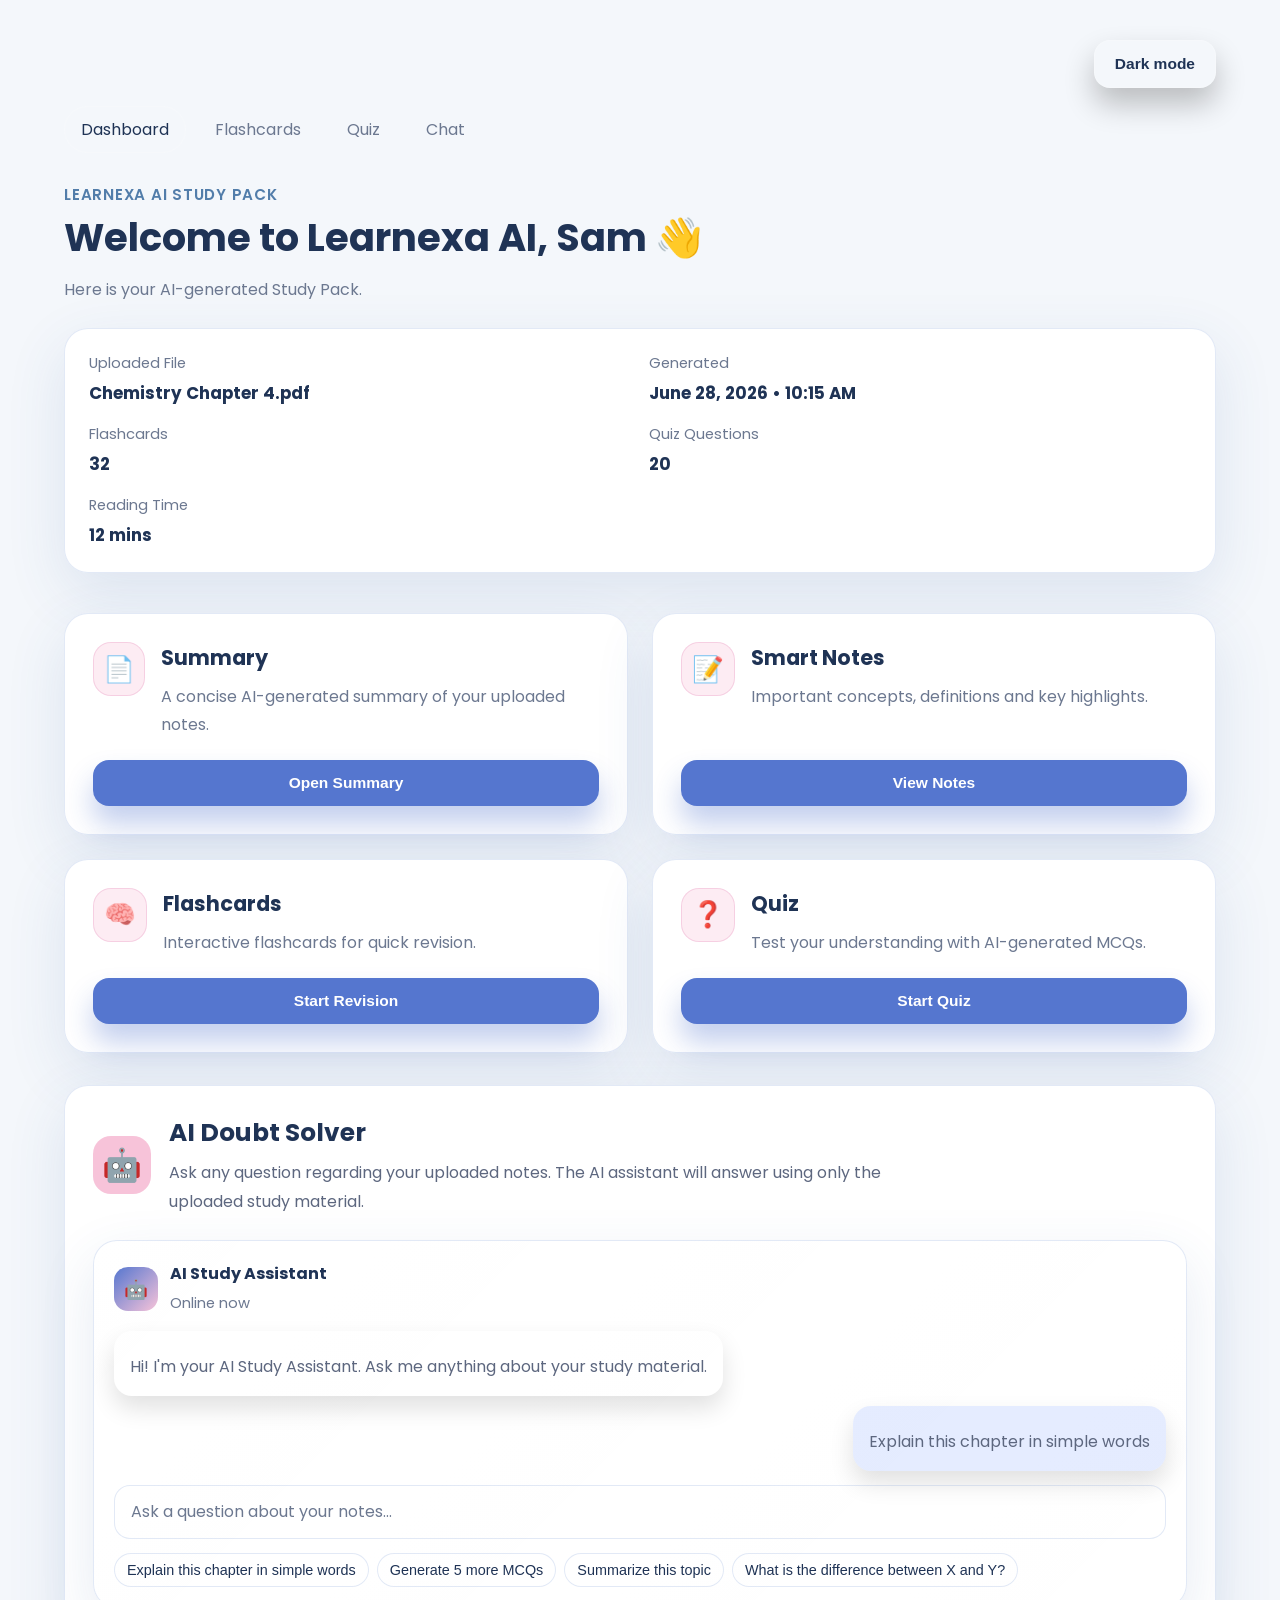
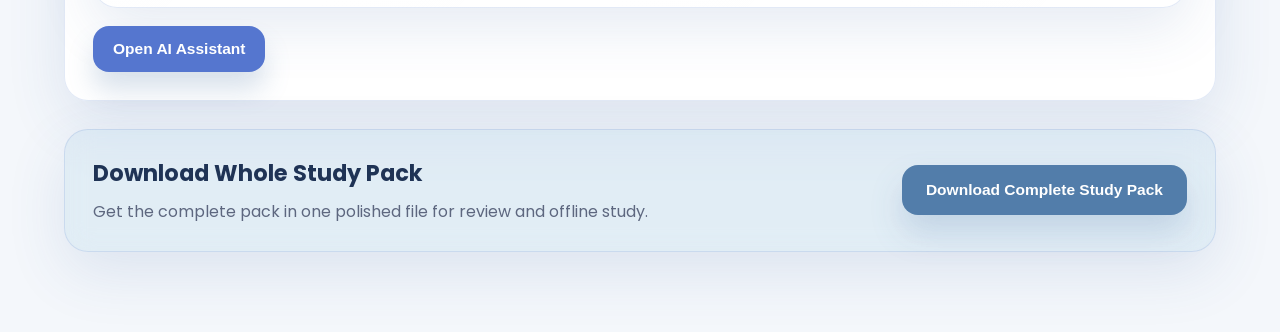
<file: index.html>
<!doctype html>
<html lang="en">
  <head>
    <meta charset="UTF-8" />
    <meta name="viewport" content="width=device-width, initial-scale=1.0" />
    <title>Learnexa AI</title>
    <link rel="preconnect" href="https://fonts.googleapis.com" />
    <link rel="preconnect" href="https://fonts.gstatic.com" crossorigin />
    <link
      href="https://fonts.googleapis.com/css2?family=Poppins:wght@400;500;600;700&display=swap"
      rel="stylesheet"
    />
    <link rel="stylesheet" href="styles.css" />
  </head>
  <body data-page="dashboard">
    <main class="page-shell">
      <div class="page-controls">
        <button
          id="themeToggle"
          class="theme-toggle"
          type="button"
          aria-label="Toggle color mode"
        >
          Light mode
        </button>
      </div>
      <nav class="app-nav" aria-label="Primary navigation">
        <a href="index.html" class="active">Dashboard</a>
        <a href="flashcards.html">Flashcards</a>
        <a href="quiz.html">Quiz</a>
        <a href="chat.html">Chat</a>
      </nav>
      <section class="hero-section">
        <div class="hero-copy">
          <p class="eyebrow">Learnexa AI Study Pack</p>
          <h1>Welcome to Learnexa AI, <span id="userName">...</span> 👋</h1>
          <p class="hero-subtitle">Here is your AI-generated Study Pack.</p>
        </div>

        <article class="info-card" aria-label="Study pack details">
          <div class="info-row">
            <span class="info-label">Uploaded File</span>
            <strong id="fileName">...</strong>
          </div>
          <div class="info-row">
            <span class="info-label">Generated</span>
            <strong id="generatedAt">...</strong>
          </div>
          <div class="info-row">
            <span class="info-label">Flashcards</span>
            <strong id="flashcardCount">...</strong>
          </div>
          <div class="info-row">
            <span class="info-label">Quiz Questions</span>
            <strong id="quizCount">...</strong>
          </div>
          <div class="info-row">
            <span class="info-label">Reading Time</span>
            <strong id="readingTime">...</strong>
          </div>
        </article>
      </section>

      <section class="feature-grid" aria-label="Study pack features">
        <article class="feature-card">
          <div class="feature-title">
            <span class="feature-icon">📄</span>
            <div>
              <h2>Summary</h2>
              <p>A concise AI-generated summary of your uploaded notes.</p>
            </div>
          </div>
          <button
            id="summaryButton"
            class="feature-button"
            type="button"
            onclick="openSummary()"
          >
            Open Summary
          </button>
        </article>

        <article class="feature-card">
          <div class="feature-title">
            <span class="feature-icon">📝</span>
            <div>
              <h2>Smart Notes</h2>
              <p>Important concepts, definitions and key highlights.</p>
            </div>
          </div>
          <button
            id="notesButton"
            class="feature-button"
            type="button"
            onclick="openNotes()"
          >
            View Notes
          </button>
        </article>

        <article class="feature-card">
          <div class="feature-title">
            <span class="feature-icon">🧠</span>
            <div>
              <h2>Flashcards</h2>
              <p>Interactive flashcards for quick revision.</p>
            </div>
          </div>
          <button
            id="flashcardsButton"
            class="feature-button"
            type="button"
            onclick="goToFlashcards()"
          >
            Start Revision
          </button>
        </article>

        <article class="feature-card">
          <div class="feature-title">
            <span class="feature-icon">❓</span>
            <div>
              <h2>Quiz</h2>
              <p>Test your understanding with AI-generated MCQs.</p>
            </div>
          </div>
          <button
            id="quizButton"
            class="feature-button"
            type="button"
            onclick="goToQuiz()"
          >
            Start Quiz
          </button>
        </article>
      </section>

      <section class="assistant-section">
        <article class="assistant-card">
          <div class="assistant-top">
            <span class="assistant-icon">🤖</span>
            <div>
              <h2>AI Doubt Solver</h2>
              <p>
                Ask any question regarding your uploaded notes. The AI assistant
                will answer using only the uploaded study material.
              </p>
            </div>
          </div>
          <div class="assistant-body">
            <div
              class="assistant-preview"
              role="button"
              tabindex="0"
              onclick="goToChat()"
              onkeydown="
                if (event.key === 'Enter' || event.key === ' ') {
                  event.preventDefault();
                  goToChat();
                }
              "
            >
              <div class="assistant-preview-header">
                <div class="assistant-preview-avatar">🤖</div>
                <div>
                  <strong>AI Study Assistant</strong>
                  <p>Online now</p>
                </div>
              </div>
              <div class="assistant-preview-body-grid">
                <div class="chat-message assistant assistant-preview-bubble">
                  <p>
                    Hi! I'm your AI Study Assistant. Ask me anything about your
                    study material.
                  </p>
                </div>
                <div
                  class="chat-message user assistant-preview-bubble assistant-preview-bubble-user"
                >
                  <p>Explain this chapter in simple words</p>
                </div>
              </div>
              <div class="assistant-preview-input" aria-hidden="true">
                <span class="assistant-preview-placeholder"
                  >Ask a question about your notes...</span
                >
              </div>
              <div class="assistant-preview-suggestions">
                <button
                  class="chat-preview-chip"
                  type="button"
                  onclick="
                    event.stopPropagation();
                    goToChat('Explain this chapter in simple words');
                  "
                >
                  Explain this chapter in simple words
                </button>
                <button
                  class="chat-preview-chip"
                  type="button"
                  onclick="
                    event.stopPropagation();
                    goToChat('Generate 5 more MCQs');
                  "
                >
                  Generate 5 more MCQs
                </button>
                <button
                  class="chat-preview-chip"
                  type="button"
                  onclick="
                    event.stopPropagation();
                    goToChat('Summarize this topic');
                  "
                >
                  Summarize this topic
                </button>
                <button
                  class="chat-preview-chip"
                  type="button"
                  onclick="
                    event.stopPropagation();
                    goToChat('What is the difference between X and Y?');
                  "
                >
                  What is the difference between X and Y?
                </button>
              </div>
            </div>
            <button class="assistant-button" type="button" onclick="goToChat()">
              Open AI Assistant
            </button>
          </div>
        </article>
      </section>

      <section class="download-section">
        <article class="download-card">
          <div>
            <h2>Download Whole Study Pack</h2>
            <p>
              Get the complete pack in one polished file for review and offline
              study.
            </p>
          </div>
          <button
            id="completePackButton"
            class="download-button"
            type="button"
            onclick="downloadCompletePack()"
          >
            Download Complete Study Pack
          </button>
        </article>
      </section>
    </main>

    <script src="script.js"></script>
  </body>
</html>
</file>
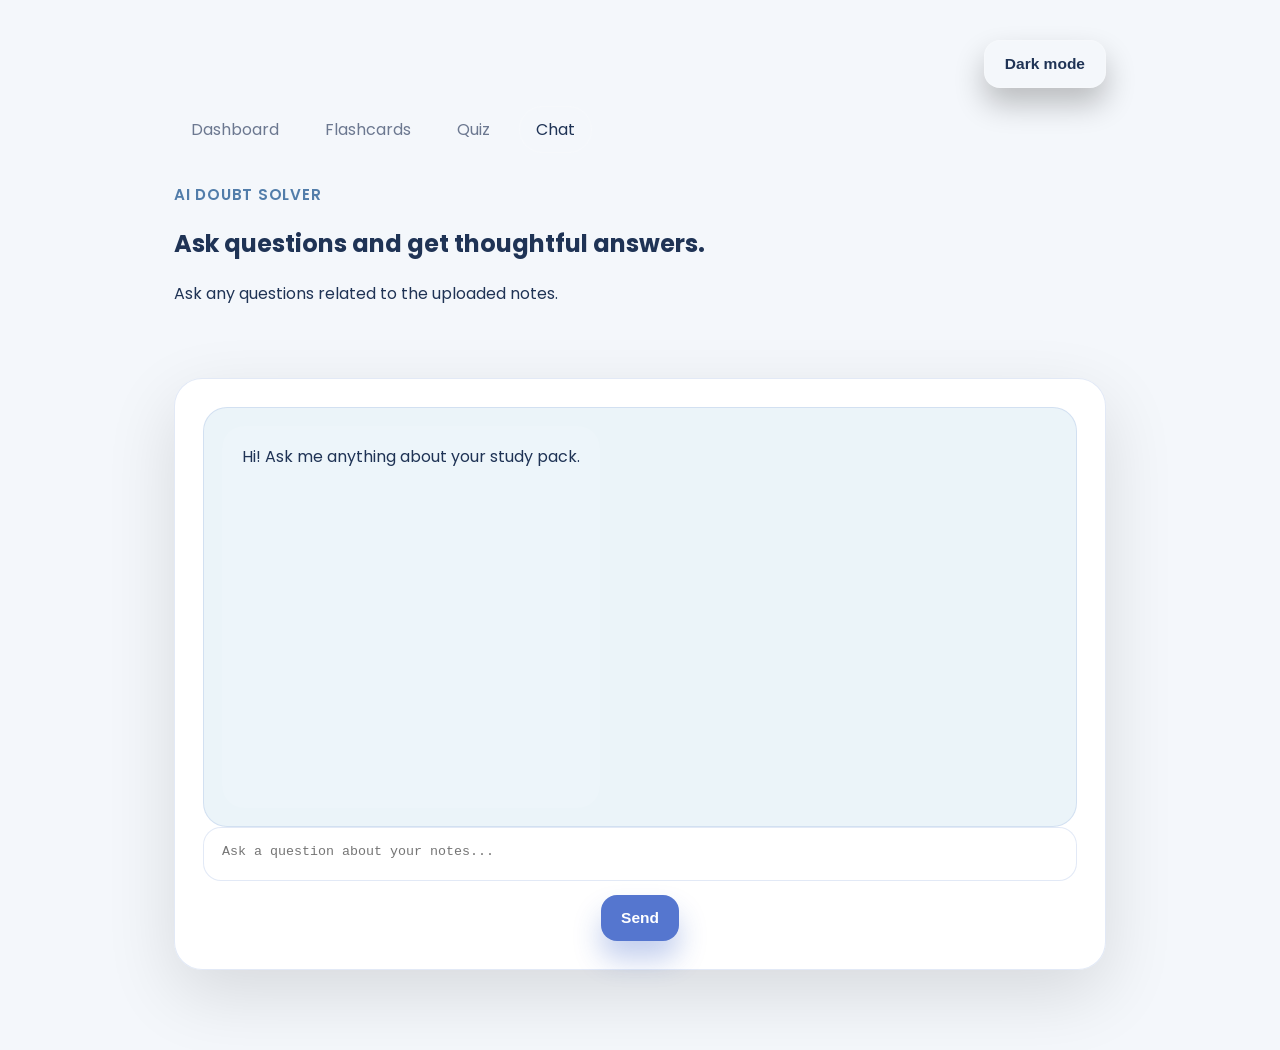
<file: chat.html>
<!doctype html>
<html lang="en">
  <head>
    <meta charset="UTF-8" />
    <meta name="viewport" content="width=device-width, initial-scale=1.0" />
    <title>Learnexa AI Chat</title>
    <link rel="preconnect" href="https://fonts.googleapis.com" />
    <link rel="preconnect" href="https://fonts.gstatic.com" crossorigin />
    <link
      href="https://fonts.googleapis.com/css2?family=Poppins:wght@400;500;600;700&display=swap"
      rel="stylesheet"
    />
    <link rel="stylesheet" href="styles.css" />
  </head>
  <body data-page="chat">
    <main class="page-shell page-shell-narrow">
      <div class="page-controls">
        <button
          id="themeToggle"
          class="theme-toggle"
          type="button"
          aria-label="Toggle color mode"
        >
          Light mode
        </button>
      </div>
      <nav class="app-nav" aria-label="Primary navigation">
        <a href="index.html">Dashboard</a>
        <a href="flashcards.html">Flashcards</a>
        <a href="quiz.html">Quiz</a>
        <a href="chat.html" class="active">Chat</a>
      </nav>

      <section class="chat-shell">
        <div class="split-header">
          <div>
            <p class="eyebrow">AI Doubt Solver</p>
            <h1>Ask questions and get thoughtful answers.</h1>
            <p class="hero-subtitle">
              Ask any questions related to the uploaded notes.
            </p>
          </div>
        </div>

        <article class="chat-panel">
          <div id="chatHistory" class="chat-history" aria-live="polite"></div>
          <form id="chatForm" class="chat-form">
            <textarea
              id="chatInput"
              class="chat-input"
              rows="1"
              placeholder="Ask a question about your notes..."
              required
            ></textarea>
            <button class="feature-button" type="submit">Send</button>
          </form>
        </article>
      </section>
    </main>

    <script src="script.js"></script>
  </body>
</html>
</file>
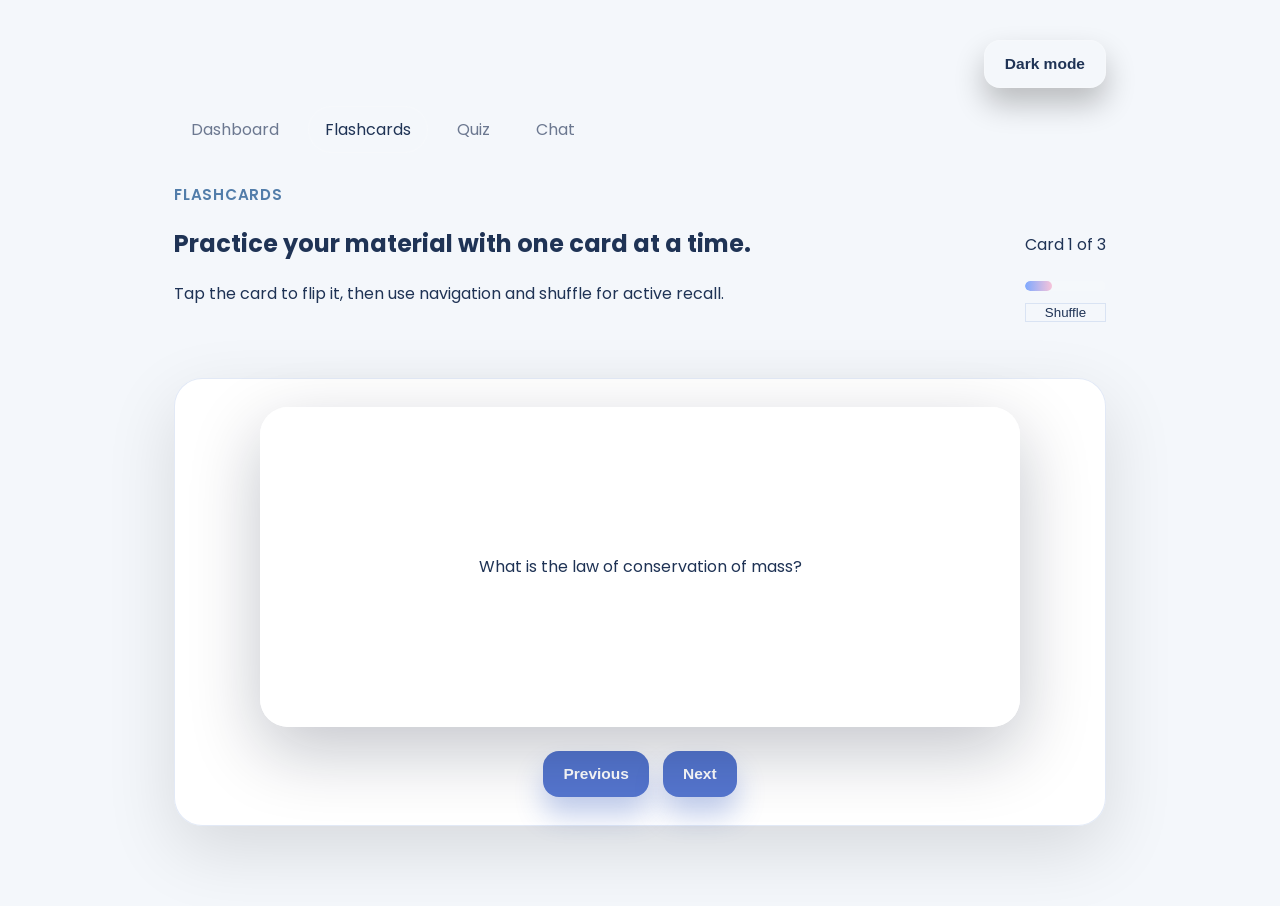
<file: flashcards.html>
<!doctype html>
<html lang="en">
  <head>
    <meta charset="UTF-8" />
    <meta name="viewport" content="width=device-width, initial-scale=1.0" />
    <title>Learnexa AI Flashcards</title>
    <link rel="preconnect" href="https://fonts.googleapis.com" />
    <link rel="preconnect" href="https://fonts.gstatic.com" crossorigin />
    <link
      href="https://fonts.googleapis.com/css2?family=Poppins:wght@400;500;600;700&display=swap"
      rel="stylesheet"
    />
    <link rel="stylesheet" href="styles.css" />
  </head>
  <body data-page="flashcards">
    <main class="page-shell page-shell-narrow">
      <div class="page-controls">
        <button
          id="themeToggle"
          class="theme-toggle"
          type="button"
          aria-label="Toggle color mode"
        >
          Light mode
        </button>
      </div>
      <nav class="app-nav" aria-label="Primary navigation">
        <a href="index.html">Dashboard</a>
        <a href="flashcards.html" class="active">Flashcards</a>
        <a href="quiz.html">Quiz</a>
        <a href="chat.html">Chat</a>
      </nav>

      <section class="flashcard-shell">
        <div class="split-header">
          <div>
            <p class="eyebrow">Flashcards</p>
            <h1>Practice your material with one card at a time.</h1>
            <p class="hero-subtitle">
              Tap the card to flip it, then use navigation and shuffle for
              active recall.
            </p>
          </div>
          <div class="flashcard-meta">
            <span id="flashcardProgress">Card 1 of 1</span>
            <div class="flashcard-progress-bar-shell">
              <div
                id="flashcardProgressBar"
                class="flashcard-progress-bar"
              ></div>
            </div>
            <button id="shuffleButton" class="ghost-button" type="button">
              Shuffle
            </button>
          </div>
        </div>

        <article class="flashcard-panel">
          <div
            id="flashcardCard"
            class="flashcard-card"
            tabindex="0"
            role="button"
            aria-label="Flashcard. Press enter or space to flip."
          >
            <div class="flashcard-face flashcard-front">
              <p id="cardQuestion"></p>
            </div>
            <div class="flashcard-face flashcard-back">
              <p id="cardAnswer"></p>
            </div>
          </div>

          <div class="flashcard-controls">
            <button id="prevFlashcard" class="feature-button" type="button">
              Previous
            </button>
            <button id="nextFlashcard" class="feature-button" type="button">
              Next
            </button>
          </div>
        </article>
      </section>
    </main>

    <script src="script.js"></script>
  </body>
</html>
</file>
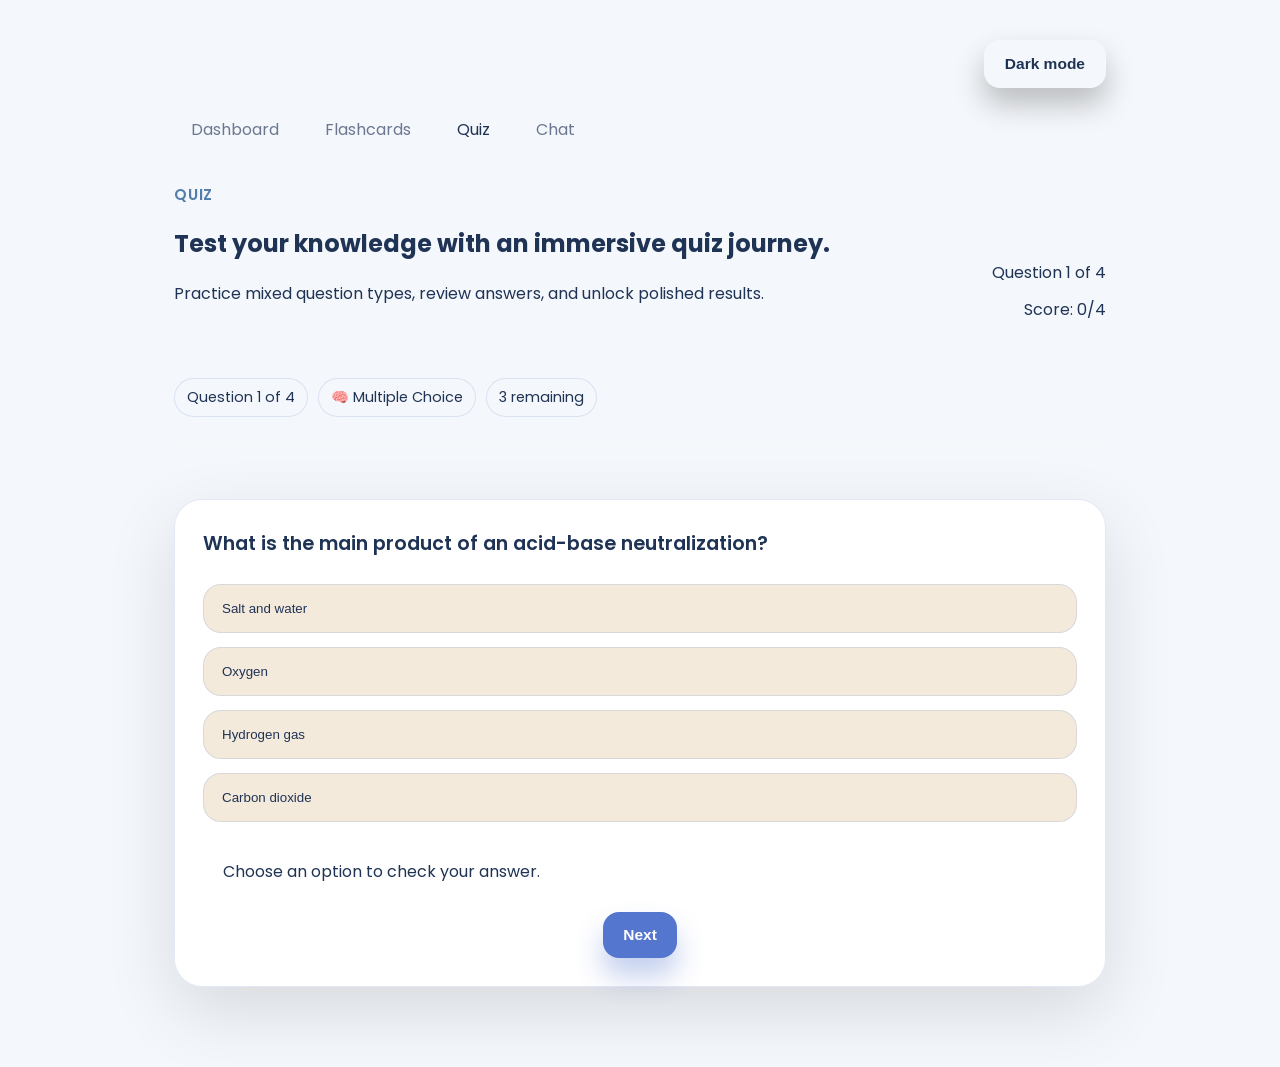
<file: quiz.html>
<!doctype html>
<html lang="en">
  <head>
    <meta charset="UTF-8" />
    <meta name="viewport" content="width=device-width, initial-scale=1.0" />
    <title>Learnexa AI Quiz</title>
    <link rel="preconnect" href="https://fonts.googleapis.com" />
    <link rel="preconnect" href="https://fonts.gstatic.com" crossorigin />
    <link
      href="https://fonts.googleapis.com/css2?family=Poppins:wght@400;500;600;700&display=swap"
      rel="stylesheet"
    />
    <link rel="stylesheet" href="styles.css" />
  </head>
  <body data-page="quiz">
    <main class="page-shell page-shell-narrow">
      <div class="page-controls">
        <button
          id="themeToggle"
          class="theme-toggle"
          type="button"
          aria-label="Toggle color mode"
        >
          Light mode
        </button>
      </div>
      <nav class="app-nav" aria-label="Primary navigation">
        <a href="index.html">Dashboard</a>
        <a href="flashcards.html">Flashcards</a>
        <a href="quiz.html" class="active">Quiz</a>
        <a href="chat.html">Chat</a>
      </nav>

      <section class="quiz-shell">
        <div class="split-header">
          <div>
            <p class="eyebrow">Quiz</p>
            <h1>Test your knowledge with an immersive quiz journey.</h1>
            <p class="hero-subtitle">
              Practice mixed question types, review answers, and unlock polished
              results.
            </p>
          </div>
          <div class="quiz-progress">
            <span id="quizProgress">Question 1 of 1</span>
            <span id="quizScore">Score: 0</span>
          </div>
        </div>

        <div class="quiz-topbar">
          <div class="quiz-pill-row">
            <span id="questionCounter" class="quiz-pill">Question 1 of 1</span>
            <span id="questionType" class="quiz-pill">Multiple Choice</span>
            <span id="remainingCounter" class="quiz-pill">0 remaining</span>
          </div>
          <div class="quiz-progress-bar-shell">
            <div id="quizProgressBar" class="quiz-progress-bar"></div>
          </div>
        </div>

        <article id="quizCard" class="quiz-card">
          <div class="quiz-question">
            <p id="quizQuestion"></p>
          </div>
          <div id="quizOptions" class="quiz-options"></div>
          <div id="quizFeedback" class="quiz-feedback" aria-live="polite"></div>
          <div class="flashcard-controls">
            <button id="prevQuiz" class="feature-button" type="button">
              Previous
            </button>
            <button id="nextQuiz" class="feature-button" type="button">
              Next
            </button>
          </div>
        </article>

        <div id="quizResults" class="quiz-results hidden"></div>
        <div id="quizReview" class="quiz-review hidden"></div>
      </section>
    </main>

    <script src="script.js"></script>
  </body>
</html>
</file>
<file: styles.css>
:root {
  color-scheme: dark;
  font-family: 'Poppins', sans-serif;
  color: var(--text-default);
  background: #111820;
  font-size: 16px;
  --bg-soft: #0f1720;
  --surface: rgba(18, 30, 44, 0.92);
  --surface-strong: rgba(24, 38, 60, 0.96);
  --text-default: #d8e7ff;
  --text-muted: #9ab8ff;
  --text-soft: #8aa6c2;
  --border-soft: rgba(114, 150, 242, 0.2);
  --shadow-soft: rgba(5, 16, 35, 0.42);
  --blue: #5f85ff;
  --blue-light: #7ea9ff;
  --pink: #ec9cd8;
  --pink-soft: rgba(236, 156, 216, 0.16);
  --surface-pink: rgba(236, 156, 216, 0.18);
  --surface-beige: rgba(25, 42, 62, 0.7);
  --surface-blue: rgba(86, 116, 206, 0.12);
}

.light-mode {
  color-scheme: light;
  --bg-soft: #f4f7fb;
  --surface: rgba(255, 255, 255, 0.96);
  --surface-strong: rgba(255, 255, 255, 0.98);
  --text-default: #1f3355;
  --text-muted: #4b6e97;
  --text-soft: #6c7890;
  --border-soft: rgba(95, 134, 205, 0.18);
  --shadow-soft: rgba(49, 92, 153, 0.12);
  --blue: #5576cf;
  --blue-light: #7ea9ff;
  --pink: #f7c3d9;
  --pink-soft: rgba(247, 195, 217, 0.32);
  --surface-pink: rgba(248, 209, 212, 0.3);
  --surface-beige: rgba(239, 226, 206, 0.7);
  --surface-blue: rgba(122, 182, 216, 0.15);
}

body {
  margin: 0;
  min-height: 100vh;
  background: var(--bg-soft);
  color: var(--text-default);
  transition: background 0.35s ease, color 0.35s ease;
}

* {
  box-sizing: border-box;
}

.page-shell {
  max-width: 1200px;
  margin: 0 auto;
  padding: 40px 24px 80px;
}

.page-controls {
  display: flex;
  justify-content: flex-end;
  margin-bottom: 18px;
}

.app-nav {
  display: flex;
  flex-wrap: wrap;
  gap: 12px;
  margin-bottom: 30px;
}

.app-nav a {
  color: var(--text-soft);
  text-decoration: none;
  padding: 10px 16px;
  border-radius: 999px;
  border: 1px solid transparent;
  transition: background 0.2s ease, color 0.2s ease, border-color 0.2s ease;
}

.app-nav a.active,
.app-nav a:hover {
  color: var(--text-default);
  background: rgba(255, 255, 255, 0.08);
  border-color: rgba(255, 255, 255, 0.12);
}

.page-shell-narrow {
  max-width: 980px;
}

.split-header {
  display: flex;
  justify-content: space-between;
  align-items: flex-end;
  gap: 18px;
  margin-bottom: 28px;
}

.flashcard-meta,
.quiz-progress {
  display: flex;
  flex-direction: column;
  gap: 10px;
  text-align: right;
}

.ghost-button {
  border: 1px solid var(--border-soft);
  background: transparent;
  color: var(--text-default);
  box-shadow: none;
}

.flashcard-shell,
.quiz-shell,
.chat-shell {
  display: grid;
  gap: 28px;
}

.flashcard-panel,
.quiz-card,
.chat-panel {
  background: var(--surface);
  border: 1px solid var(--border-soft);
  border-radius: 28px;
  padding: 28px;
  box-shadow: 0 24px 70px rgba(0, 0, 0, 0.12);
}

.flashcard-card {
  position: relative;
  width: 100%;
  max-width: 760px;
  min-height: 320px;
  margin: 0 auto 24px;
  cursor: pointer;
  perspective: 1400px;
}

.flashcard-card .flashcard-face {
  position: absolute;
  inset: 0;
  display: grid;
  place-items: center;
  padding: 34px;
  border-radius: 28px;
  background: var(--surface-strong);
  border: 1px solid rgba(255, 255, 255, 0.12);
  box-shadow: 0 24px 70px rgba(7, 18, 40, 0.24);
  backface-visibility: hidden;
  transform-style: preserve-3d;
  transition: transform 0.6s ease, box-shadow 0.3s ease;
}

.flashcard-front {
  transform: rotateY(0deg);
}

.flashcard-back {
  transform: rotateY(-180deg);
}

.flashcard-card.flipped .flashcard-front {
  transform: rotateY(180deg);
}

.flashcard-card.flipped .flashcard-back {
  transform: rotateY(0deg);
}

.flashcard-card p,
.quiz-question p,
.quiz-options button,
.chat-message p {
  margin: 0;
}

.flashcard-controls,
.quiz-controls,
.chat-form {
  display: flex;
  gap: 14px;
  flex-wrap: wrap;
  justify-content: center;
}

.flashcard-progress-bar-shell,
.quiz-progress-bar-shell {
  position: relative;
  width: 100%;
  height: 10px;
  border-radius: 999px;
  background: rgba(255, 255, 255, 0.08);
  overflow: hidden;
  margin: 12px 0 0;
}

.flashcard-progress-bar,
.quiz-progress-bar {
  width: 0;
  height: 100%;
  border-radius: 999px;
  background: linear-gradient(90deg, var(--blue-light), var(--pink));
  transition: width 0.35s ease;
}

.flashcard-meta,
.quiz-progress {
  display: flex;
  flex-direction: column;
  gap: 12px;
  text-align: right;
}

.quiz-options {
  display: grid;
  gap: 14px;
  margin-top: 24px;
}

.quiz-option {
  width: 100%;
  text-align: left;
  border: 1px solid var(--border-soft);
  background: var(--surface-beige);
  color: var(--text-default);
  padding: 18px 20px;
  border-radius: 18px;
  cursor: pointer;
  transition: transform 0.18s ease, background 0.18s ease, border-color 0.18s ease;
}

.quiz-option {
  width: 100%;
  text-align: left;
  border: 1px solid var(--border-soft);
  background: var(--surface-beige);
  color: var(--text-default);
  padding: 18px 20px;
  border-radius: 18px;
  cursor: pointer;
  transition: transform 0.18s ease, background 0.18s ease, border-color 0.18s ease;
}

.quiz-option:hover {
  transform: translateY(-2px);
  background: rgba(255, 255, 255, 0.12);
}

.quiz-option.correct {
  background: rgba(94, 197, 142, 0.12);
  border-color: rgba(94, 197, 142, 0.3);
}

.quiz-option.incorrect {
  background: rgba(240, 113, 113, 0.14);
  border-color: rgba(240, 113, 113, 0.28);
}

.quiz-feedback {
  min-height: 64px;
  padding: 18px 20px;
  border-radius: 20px;
  background: rgba(255, 255, 255, 0.08);
  color: var(--text-default);
  line-height: 1.6;
}

.chat-history {
  min-height: 420px;
  max-height: 62vh;
  overflow-y: auto;
  display: grid;
  gap: 16px;
  padding: 18px;
  border-radius: 24px;
  background: var(--surface-blue);
  border: 1px solid var(--border-soft);
}

.chat-message {
  max-width: 88%;
  display: inline-grid;
  gap: 8px;
  padding: 18px 20px;
  border-radius: 22px;
  line-height: 1.6;
}

.chat-message.user {
  justify-self: end;
  background: rgba(95, 135, 255, 0.16);
  color: #edf2ff;
}

.chat-message.assistant {
  justify-self: start;
  background: rgba(255, 255, 255, 0.08);
  color: var(--text-default);
}

.chat-message.typing {
  display: grid;
  grid-template-columns: repeat(3, 8px);
  gap: 8px;
}

.chat-message.typing span {
  width: 8px;
  height: 8px;
  border-radius: 50%;
  background: var(--text-default);
  opacity: 0.4;
  animation: pulse-dot 1.2s infinite ease-in-out;
}

.chat-message.typing span:nth-child(2) {
  animation-delay: 0.2s;
}

.chat-message.typing span:nth-child(3) {
  animation-delay: 0.4s;
}

@keyframes pulse-dot {
  0%, 100% { opacity: 0.3; transform: translateY(0); }
  50% { opacity: 1; transform: translateY(-4px); }
}

.chat-form {
  align-items: flex-end;
}

.chat-input {
  width: 100%;
  min-height: 54px;
  border-radius: 18px;
  border: 1px solid var(--border-soft);
  background: var(--surface-strong);
  color: var(--text-default);
  padding: 16px 18px;
  resize: none;
}

.chat-input:focus {
  outline: none;
  border-color: var(--blue-light);
}

.quiz-topbar {
  display: grid;
  gap: 12px;
  margin-bottom: 20px;
}

.quiz-pill-row {
  display: flex;
  flex-wrap: wrap;
  gap: 10px;
}

.quiz-pill {
  display: inline-flex;
  align-items: center;
  gap: 8px;
  padding: 8px 12px;
  border-radius: 999px;
  background: rgba(255, 255, 255, 0.08);
  color: var(--text-default);
  font-size: 0.9rem;
  border: 1px solid var(--border-soft);
}

.quiz-card,
.quiz-results,
.quiz-review {
  animation: fade-up 0.35s ease;
}

.quiz-card {
  transition: transform 0.25s ease, box-shadow 0.25s ease;
}

.quiz-card:hover {
  transform: translateY(-2px);
  box-shadow: 0 28px 72px rgba(0, 0, 0, 0.16);
}

.quiz-question {
  margin-bottom: 18px;
}

.quiz-question p {
  font-size: 1.2rem;
  line-height: 1.7;
  font-weight: 600;
}

.quiz-options {
  display: grid;
  gap: 14px;
}

.quiz-option {
  width: 100%;
  text-align: left;
  border: 1px solid var(--border-soft);
  background: var(--surface-beige);
  color: var(--text-default);
  padding: 16px 18px;
  border-radius: 18px;
  cursor: pointer;
  transition: transform 0.18s ease, background 0.18s ease, border-color 0.18s ease;
}

.quiz-option:hover {
  transform: translateY(-2px);
  background: rgba(255, 255, 255, 0.12);
}

.quiz-option.selected {
  border-color: rgba(126, 169, 255, 0.6);
  background: rgba(95, 133, 255, 0.16);
}

.quiz-option.correct {
  background: rgba(94, 197, 142, 0.16);
  border-color: rgba(94, 197, 142, 0.35);
}

.quiz-option.incorrect {
  background: rgba(240, 113, 113, 0.16);
  border-color: rgba(240, 113, 113, 0.32);
}

.quiz-option:disabled {
  cursor: default;
  opacity: 1;
}

.quiz-feedback {
  min-height: 72px;
  padding: 18px 20px;
  border-radius: 20px;
  background: rgba(255, 255, 255, 0.08);
  color: var(--text-default);
  line-height: 1.7;
  margin-top: 18px;
}

.quiz-feedback.success {
  border: 1px solid rgba(94, 197, 142, 0.26);
}

.quiz-feedback.error {
  border: 1px solid rgba(240, 113, 113, 0.28);
}

.quiz-input {
  width: 100%;
  border-radius: 16px;
  border: 1px solid var(--border-soft);
  background: var(--surface-strong);
  color: var(--text-default);
  padding: 16px 18px;
  font-size: 1rem;
  margin-top: 8px;
}

.quiz-input:focus {
  outline: none;
  border-color: var(--blue-light);
}

.quiz-match-row {
  display: grid;
  gap: 10px;
  padding: 14px 0;
  border-bottom: 1px solid rgba(255, 255, 255, 0.08);
}

.quiz-match-row:last-child {
  border-bottom: 0;
}

.quiz-match-row label {
  color: var(--text-soft);
  font-size: 0.95rem;
}

.quiz-match-row select {
  width: 100%;
  border-radius: 14px;
  padding: 12px 14px;
  border: 1px solid var(--border-soft);
  background: var(--surface-strong);
  color: var(--text-default);
}

.quiz-results.hidden,
.quiz-review.hidden {
  display: none;
}

.quiz-results {
  display: grid;
}

.quiz-results-card {
  background: var(--surface);
  border: 1px solid var(--border-soft);
  border-radius: 30px;
  padding: 32px;
  box-shadow: 0 24px 70px rgba(0, 0, 0, 0.16);
  position: relative;
  overflow: hidden;
}

.quiz-results-card::before {
  content: '';
  position: absolute;
  inset: -30% auto auto -10%;
  width: 220px;
  height: 220px;
  background: radial-gradient(circle, rgba(126, 169, 255, 0.30), transparent 70%);
  pointer-events: none;
}

.quiz-results-header {
  display: flex;
  flex-direction: column;
  gap: 8px;
  margin-bottom: 24px;
}

.quiz-results-title {
  font-size: 1.6rem;
  font-weight: 700;
}

.quiz-results-body {
  display: grid;
  grid-template-columns: minmax(220px, 0.9fr) 1.2fr;
  gap: 24px;
  align-items: center;
}

.quiz-score-ring {
  --progress: 0;
  width: 220px;
  height: 220px;
  border-radius: 50%;
  display: grid;
  place-items: center;
  background: conic-gradient(var(--blue) calc(var(--progress) * 1%), rgba(255,255,255,0.12) 0);
  padding: 18px;
  margin: 0 auto;
}

.quiz-score-ring-inner {
  width: 100%;
  height: 100%;
  border-radius: 50%;
  background: var(--surface-strong);
  display: grid;
  place-items: center;
  text-align: center;
  padding: 20px;
}

.quiz-score-ring strong {
  font-size: 2rem;
  display: block;
}

.quiz-score-ring span {
  color: var(--text-soft);
  font-size: 0.95rem;
}

.quiz-metrics {
  display: grid;
  grid-template-columns: repeat(2, minmax(0, 1fr));
  gap: 14px;
}

.quiz-metric {
  padding: 16px 18px;
  border-radius: 18px;
  background: rgba(255,255,255,0.08);
  border: 1px solid var(--border-soft);
}

.quiz-metric .label {
  display: block;
  color: var(--text-soft);
  font-size: 0.85rem;
  margin-bottom: 6px;
}

.quiz-metric .value {
  font-size: 1.1rem;
  font-weight: 600;
}

.quiz-results-actions,
.quiz-review-nav {
  display: flex;
  flex-wrap: wrap;
  gap: 12px;
  margin-top: 24px;
}

.quiz-review-card {
  background: var(--surface);
  border: 1px solid var(--border-soft);
  border-radius: 24px;
  padding: 24px;
  display: grid;
  gap: 16px;
}

.quiz-review-meta {
  display: flex;
  flex-wrap: wrap;
  justify-content: space-between;
  gap: 10px;
  color: var(--text-soft);
  font-size: 0.92rem;
}

.quiz-review-answer {
  padding: 12px 14px;
  border-radius: 14px;
  background: rgba(255,255,255,0.06);
  border: 1px solid var(--border-soft);
}

.quiz-review-answer.correct {
  border-color: rgba(94, 197, 142, 0.3);
}

.quiz-review-answer.incorrect {
  border-color: rgba(240, 113, 113, 0.28);
}

.quiz-review-answer strong {
  display: block;
  margin-bottom: 6px;
  color: var(--text-default);
}

.quiz-review-explanation {
  color: var(--text-soft);
  line-height: 1.7;
}

.confetti-piece {
  position: fixed;
  top: -10px;
  width: 8px;
  height: 16px;
  border-radius: 999px;
  animation: confetti-fall 1.4s linear forwards;
  z-index: 30;
}

@keyframes fade-up {
  from { opacity: 0; transform: translateY(14px); }
  to { opacity: 1; transform: translateY(0); }
}

@keyframes confetti-fall {
  0% { transform: translateY(0) rotate(0deg); opacity: 0; }
  10% { opacity: 1; }
  100% { transform: translateY(110vh) rotate(720deg); opacity: 0; }
}

@media (max-width: 860px) {
  .split-header {
    flex-direction: column;
    align-items: stretch;
    text-align: left;
  }

  .flashcard-meta,
  .quiz-progress {
    text-align: left;
  }

  .quiz-results-body {
    grid-template-columns: 1fr;
  }
}

.hero-section {
  display: grid;
  gap: 24px;
  margin-bottom: 40px;
}

.eyebrow {
  margin: 0 0 12px;
  font-size: 0.95rem;
  font-weight: 600;
  color: #527daa;
  letter-spacing: 0.05em;
  text-transform: uppercase;
}

.hero-copy h1 {
  margin: 0;
  font-size: clamp(2.2rem, 3vw, 3.4rem);
  line-height: 1.05;
}

.hero-copy .hero-subtitle {
  margin: 18px 0 0;
  color: var(--text-soft);
  max-width: 680px;
  line-height: 1.75;
}

.info-card strong,
.download-card h2 {
  color: var(--text-default);
}

.info-card,
.feature-card,
.assistant-card,
.download-card {
  background: var(--surface);
  border: 1px solid var(--border-soft);
  border-radius: 24px;
  box-shadow: 0 20px 60px var(--shadow-soft);
  backdrop-filter: blur(14px);
}

.info-card {
  display: grid;
  grid-template-columns: repeat(2, minmax(0, 1fr));
  gap: 18px;
  padding: 24px;
}

.info-row {
  display: flex;
  flex-direction: column;
  gap: 6px;
}

.info-label {
  color: var(--text-soft);
  font-size: 0.92rem;
}

.info-card strong {
  font-size: 1.05rem;
  color: var(--text-default);
}

.feature-grid {
  display: grid;
  grid-template-columns: repeat(2, minmax(0, 1fr));
  gap: 24px;
  margin-bottom: 32px;
}

.feature-card {
  display: flex;
  flex-direction: column;
  justify-content: space-between;
  gap: 22px;
  padding: 28px;
  transition: transform 0.28s ease, box-shadow 0.28s ease;
}

.feature-card:hover {
  transform: translateY(-6px);
  box-shadow: 0 26px 70px rgba(122, 182, 216, 0.18);
}

.feature-title {
  display: flex;
  align-items: flex-start;
  gap: 16px;
}

.feature-icon {
  display: inline-flex;
  align-items: center;
  justify-content: center;
  width: 54px;
  height: 54px;
  font-size: 1.6rem;
  border-radius: 18px;
  background: var(--pink-soft);
  border: 1px solid rgba(219, 107, 163, 0.22);
  color: #527daa;
}

.feature-card h2 {
  margin: 0;
  font-size: 1.3rem;
}

.feature-card p {
  margin: 10px 0 0;
  color: var(--text-soft);
  line-height: 1.7;
}

.feature-button,
.assistant-button,
.download-button,
.theme-toggle {
  border: 0;
  padding: 14px 20px;
  border-radius: 16px;
  font-weight: 600;
  font-size: 0.97rem;
  cursor: pointer;
  transition: transform 0.22s ease, box-shadow 0.22s ease, background-color 0.22s ease, color 0.22s ease;
}

.feature-button {
  color: #ffffff;
  background: var(--blue);
  box-shadow: 0 18px 28px rgba(40, 83, 195, 0.28);
}

.theme-toggle {
  background: rgba(255, 255, 255, 0.08);
  color: var(--text-default);
  border: 1px solid rgba(255, 255, 255, 0.12);
  box-shadow: 0 16px 30px rgba(0, 0, 0, 0.24);
}
.theme-toggle:hover {
  transform: translateY(-1px);
  background: rgba(255, 255, 255, 0.13);
}

.feature-button:hover {
  transform: translateY(-2px) scale(1.01);
  background: #3f5fa8;
}

.assistant-section {
  margin-bottom: 28px;
}

.assistant-card {
  padding: 28px;
  display: grid;
  gap: 24px;
}

.assistant-top {
  display: flex;
  gap: 18px;
  align-items: center;
}

.assistant-icon {
  font-size: 2rem;
  width: 58px;
  height: 58px;
  display: grid;
  place-items: center;
  background: var(--pink);
  border-radius: 18px;
  color: #527daa;
}

.assistant-card h2 {
  margin: 0;
  font-size: 1.55rem;
}

.assistant-card p {
  margin: 8px 0 0;
  max-width: 760px;
  color: #5d677f;
  line-height: 1.8;
}

.assistant-body {
  display: grid;
  gap: 18px;
}

.assistant-preview {
  display: grid;
  gap: 14px;
  padding: 20px;
  border-radius: 24px;
  border: 1px solid var(--border-soft);
  background: linear-gradient(135deg, var(--surface-strong), var(--surface));
  box-shadow: 0 20px 56px var(--shadow-soft);
  cursor: pointer;
  transition: transform 0.22s ease, box-shadow 0.22s ease, border-color 0.22s ease;
}

.assistant-preview:hover {
  transform: translateY(-2px);
  border-color: rgba(126, 169, 255, 0.3);
  box-shadow: 0 24px 64px rgba(7, 16, 34, 0.2);
}

.assistant-preview-header {
  display: flex;
  align-items: center;
  gap: 12px;
}

.assistant-preview-avatar {
  display: grid;
  place-items: center;
  width: 44px;
  height: 44px;
  border-radius: 14px;
  background: linear-gradient(135deg, var(--blue), var(--pink));
  color: #ffffff;
  font-size: 1.2rem;
}

.assistant-preview-header strong {
  display: block;
  color: var(--text-default);
}

.assistant-preview-header p {
  margin: 4px 0 0;
  color: var(--text-soft);
  font-size: 0.92rem;
}

.assistant-preview-body-grid {
  display: grid;
  gap: 10px;
}

.assistant-preview-bubble {
  max-width: 100%;
  padding: 14px 16px;
  border-radius: 18px;
  box-shadow: 0 12px 24px rgba(0, 0, 0, 0.12);
}

.assistant-preview-bubble-user {
  justify-self: end;
  background: rgba(95, 135, 255, 0.16);
}

.assistant-preview-input {
  display: flex;
  align-items: center;
  min-height: 54px;
  padding: 0 16px;
  border-radius: 16px;
  background: rgba(255, 255, 255, 0.06);
  border: 1px solid var(--border-soft);
}

.assistant-preview-placeholder {
  color: var(--text-soft);
}

.assistant-preview-suggestions {
  display: flex;
  flex-wrap: wrap;
  gap: 8px;
}

.chat-preview-chip {
  border: 1px solid var(--border-soft);
  background: rgba(255, 255, 255, 0.06);
  color: var(--text-default);
  border-radius: 999px;
  padding: 8px 12px;
  font-size: 0.9rem;
  cursor: pointer;
  transition: background 0.18s ease, transform 0.18s ease;
}

.chat-preview-chip:hover {
  background: rgba(126, 169, 255, 0.14);
  transform: translateY(-1px);
}

.assistant-button {
  width: fit-content;
  color: #ffffff;
  background: var(--blue);
  box-shadow: 0 18px 26px rgba(82, 122, 170, 0.22);
}

.download-card {
  padding: 26px 28px;
  display: flex;
  justify-content: space-between;
  align-items: center;
  gap: 18px;
  background: var(--surface-blue);
}

.download-card h2 {
  margin: 0;
  font-size: 1.4rem;
}

.download-card p {
  margin: 8px 0 0;
  color: #5d677f;
  max-width: 620px;
  line-height: 1.7;
}

.download-button {
  color: #ffffff;
  background: #527daa;
  padding: 16px 24px;
  box-shadow: 0 18px 32px rgba(82, 122, 170, 0.22);
}

.download-button:hover,
.assistant-button:hover {
  transform: translateY(-2px) scale(1.01);
}

@media (max-width: 860px) {
  .info-card {
    grid-template-columns: 1fr;
  }

  .feature-grid {
    grid-template-columns: 1fr;
  }

  .download-card {
    flex-direction: column;
    align-items: stretch;
  }
}

@media (max-width: 640px) {
  .page-shell {
    padding: 28px 18px 60px;
  }

  .hero-copy h1 {
    font-size: 2.5rem;
  }

  .feature-card,
  .assistant-card,
  .download-card {
    border-radius: 20px;
  }

  .assistant-card {
    padding: 22px;
  }

  .download-button,
  .assistant-button,
  .feature-button {
    width: 100%;
  }
}
</file>
